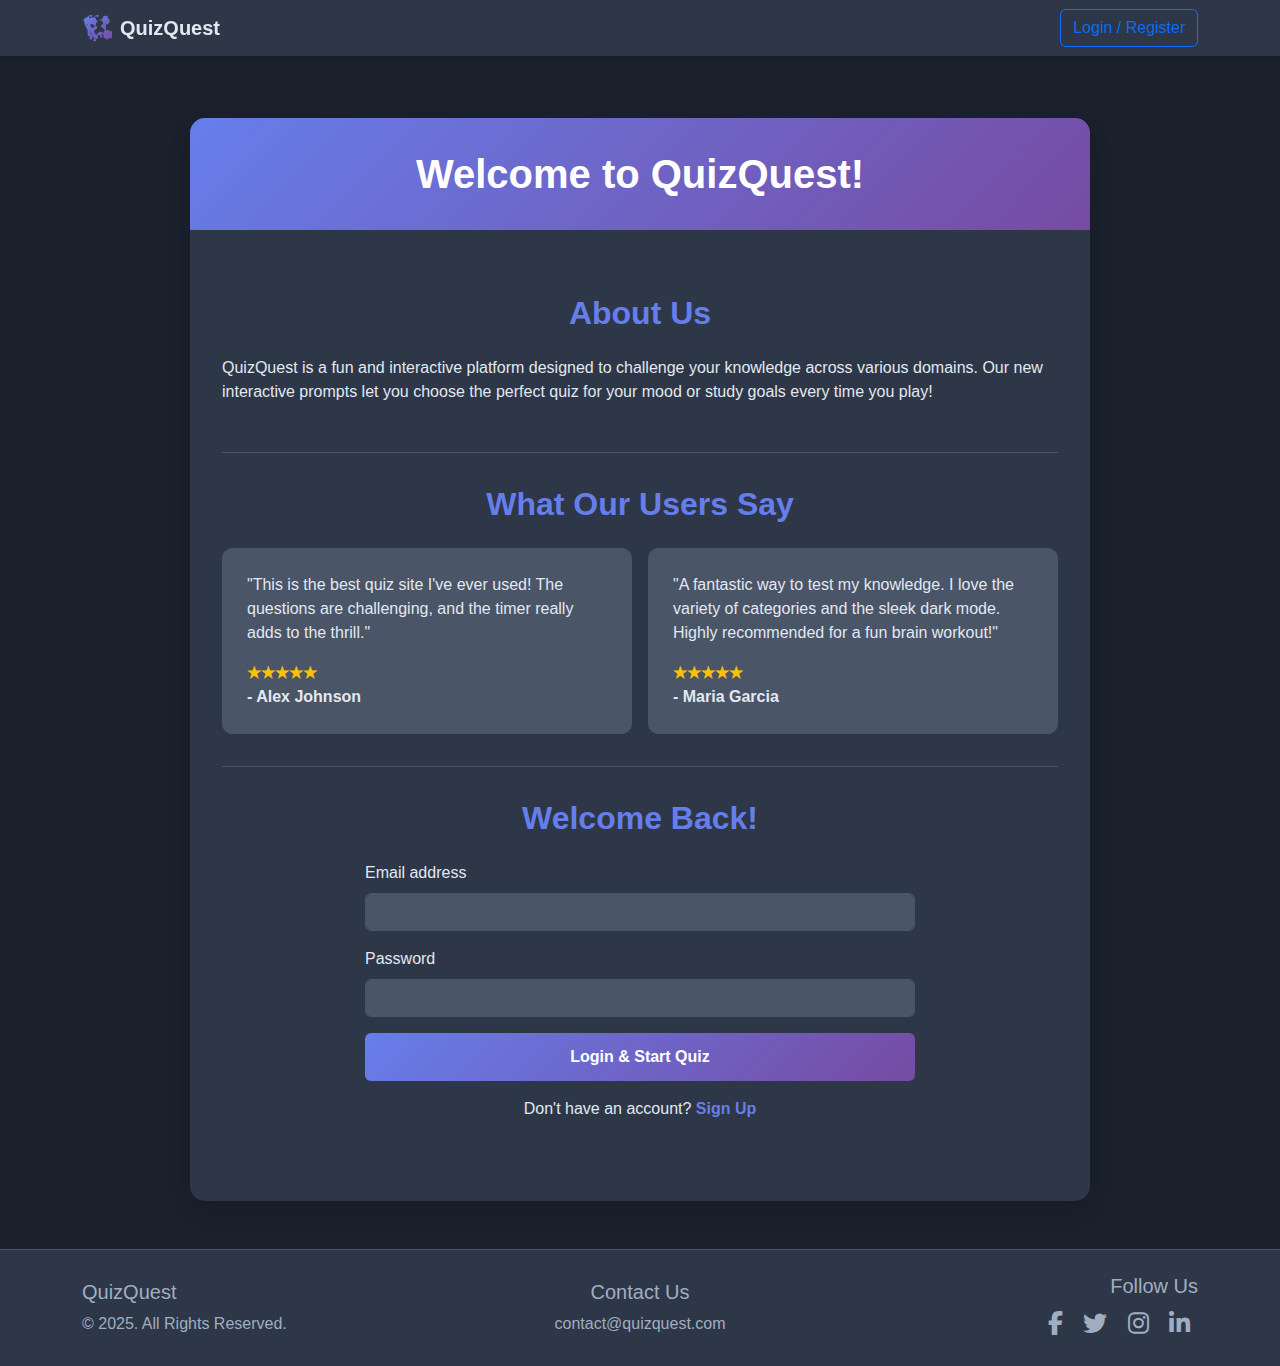
<file: index.html>
<!DOCTYPE html>
<html lang="en">
  <head>
    <meta charset="UTF-8" />
    <meta name="viewport" content="width=device-width, initial-scale=1.0" />
    <title>QuizQuest - A Gamified Quiz Experience</title>
    <link
      href="https://cdn.jsdelivr.net/npm/bootstrap@5.3.3/dist/css/bootstrap.min.css"
      rel="stylesheet"
    />
    <link
      rel="stylesheet"
      href="https://cdnjs.cloudflare.com/ajax/libs/font-awesome/6.4.0/css/all.min.css"
    />
    <link rel="stylesheet" href="css/style.css" />
  </head>
  <body>
    <nav class="navbar navbar-expand-lg fixed-top">
      <div class="container">
        <a class="navbar-brand" href="#" data-page="home">
          <svg
            xmlns="http://www.w3.org/2000/svg"
            width="30"
            height="30"
            fill="url(#logo-gradient)"
            class="bi bi-brain me-2"
            viewBox="0 0 16 16"
          >
            <defs>
              <linearGradient
                id="logo-gradient"
                x1="0%"
                y1="0%"
                x2="100%"
                y2="100%"
              >
                <stop offset="0%" style="stop-color: #667eea"></stop>
                <stop offset="100%" style="stop-color: #764ba2"></stop>
              </linearGradient>
            </defs>
            <path
              d="M9.5 11a.5.5 0 0 1 0-1h.5a.5.5 0 0 1 0 1h-.5Zm.5 2a.5.5 0 0 1 0-1h.5a.5.5 0 0 1 0 1h-.5Zm-1.5-.5a.5.5 0 0 1-.5.5h-.5a.5.5 0 0 1 0-1h.5a.5.5 0 0 1 .5.5Zm-1 2a.5.5 0 0 1-.5.5h-.5a.5.5 0 0 1 0-1h.5a.5.5 0 0 1 .5.5Z"
            ></path>
            <path
              d="M11.75 3.5a.25.25 0 0 0 0 .5h.5a.25.25 0 0 0 0-.5h-.5Zm-1.5.25a.25.25 0 0 1 .25-.25h.5a.25.25 0 0 1 0 .5h-.5a.25.25 0 0 1-.25-.25ZM9.5 3a.5.5 0 0 1 0 1h.5a.5.5 0 0 1 0-1h-.5ZM6 13a.5.5 0 0 1 0-1h.5a.5.5 0 0 1 0 1H6Zm-1-1.5A.5.5 0 0 1 5.5 11h.5a.5.5 0 0 1 0 1h-.5a.5.5 0 0 1-.5-.5ZM4.5 9a.5.5 0 0 1 0-1h.5a.5.5 0 0 1 0 1h-.5Zm-1-1.5A.5.5 0 0 1 4 7h.5a.5.5 0 0 1 0 1H4a.5.5 0 0 1-.5-.5ZM2.5 5a.5.5 0 0 1 0-1h.5a.5.5 0 0 1 0 1h-.5Zm-1-1.5A.5.5 0 0 1 2 3h.5a.5.5 0 0 1 0 1H2a.5.5 0 0 1-.5-.5Zm10.5 3a.5.5 0 0 1 0-1h.5a.5.5 0 0 1 0 1h-.5Zm-1.5.5a.5.5 0 0 1 .5-.5h.5a.5.5 0 0 1 0 1h-.5a.5.5 0 0 1-.5-.5Z"
            ></path>
            <path
              d="M12.5 2.75a.75.75 0 0 0 0 1.5v.754a.75.75 0 0 0 1.5 0V4.5a.75.75 0 0 0 0-1.5v-.25a1.25 1.25 0 0 0-1.25-1.25h-.5A1.25 1.25 0 0 0 11 2.75v.25a.75.75 0 0 0 0 1.5v.25a1.25 1.25 0 0 0 1.25 1.25h.5A1.25 1.25 0 0 0 14 5.75v-.25a.75.75 0 0 0 0-1.5V4a.75.75 0 0 0-1.5 0v.354a1.75 1.75 0 0 1-1.25 1.646c-.244.053-.5.143-.75.29a.75.75 0 0 0 0 1.32c.563.332 1.306.822 1.68 1.445.374.623.52 1.348.52 2.055V13.5a.75.75 0 0 0 1.5 0v-1.646a1.75 1.75 0 0 1-1.07-1.562c-.006-.24-.055-.472-.14-.682a.75.75 0 0 0-1.34.48c.08.188.125.385.13.585.006.26-.145.513-.42.69-1.254.821-3.004.821-4.258 0-.276-.177-.427-.43-.42-.69-.005-.2-.05-.397-.13-.585a.75.75 0 0 0-1.34-.48c-.085.21-.134.442-.14.682a1.75 1.75 0 0 1-1.07 1.562V13.5a.75.75 0 0 0 1.5 0v-1.646c0-.707.146-1.432.52-2.055.374-.623 1.117-1.113 1.68-1.445a.75.75 0 0 0 0-1.32c-.25-.147-.506-.237-.75-.29A1.75 1.75 0 0 1 2.5 4.354V4a.75.75 0 0 0-1.5 0v.25a1.25 1.25 0 0 0 1.25 1.25h.5A1.25 1.25 0 0 0 4 5.25V5a.75.75 0 0 0 0-1.5v-.75a.75.75 0 0 0-1.5 0V3a.75.75 0 0 0 0 1.5v.25A1.25 1.25 0 0 0 1.25 6h.5A1.25 1.25 0 0 0 3 5.75v.25a.75.75 0 0 0 1.5 0v-.75a.75.75 0 0 0 0-1.5v-.25a1.25 1.25 0 0 0-1.25-1.25h-.5A1.25 1.25 0 0 0 1.5 2.75v.25a.75.75 0 0 0 0 1.5v.25A1.25 1.25 0 0 0 2.75 6h.5A1.25 1.25 0 0 0 4.5 5.75v-.25a.75.75 0 0 0 0-1.5v-.75a.75.75 0 0 0-1.5 0V3a.75.75 0 0 0 0 1.5v.25a1.25 1.25 0 0 0 1.25 1.25h.5A1.25 1.25 0 0 0 6 5.75v.25a.75.75 0 0 0 1.5 0v-.75a.75.75 0 0 0 0-1.5v-.25a1.25 1.25 0 0 0-1.25-1.25h-.5A1.25 1.25 0 0 0 4.5 2.75v.25a.75.75 0 0 0 0 1.5V4a1.75 1.75 0 0 1-1.07 1.562A2.25 2.25 0 0 0 4.5 9.75v.25a.75.75 0 0 0 1.5 0v-.25a1.25 1.25 0 0 0-1.25-1.25h-.5A1.25 1.25 0 0 0 3 8.25V8a.75.75 0 0 0 0-1.5v-.75a.75.75 0 0 0-1.5 0V6a2.25 2.25 0 0 0 1.07 1.938 1.75 1.75 0 0 1 .43 1.312V11.5a.75.75 0 0 0 1.5 0v-.75a1.25 1.25 0 0 0-1.25-1.25h-.5A1.25 1.25 0 0 0 4.5 9.25V9a.75.75 0 0 0 0-1.5v-.75a.75.75 0 0 0-1.5 0v.25a2.25 2.25 0 0 0 1.07 1.938A1.75 1.75 0 0 1 5.25 11h.5a1.25 1.25 0 0 0 1.25 1.25v.75a.75.75 0 0 0 1.5 0V12.5a.75.75 0 0 0-.75-.75h-.5a1.25 1.25 0 0 0-1.25-1.25v-.75a.75.75 0 0 0-1.5 0v.25A1.25 1.25 0 0 0 5.25 11h.5a.25.25 0 0 1 .25.25v.5a.25.25 0 0 1-.25.25h-.5a.25.25 0 0 1-.25-.25v-.5a.25.25 0 0 1 .25-.25h.5A1.25 1.25 0 0 0 6.5 10v-.75a.75.75 0 0 0-1.5 0v.25a2.25 2.25 0 0 0 1.07 1.938 1.75 1.75 0 0 1 .43 1.312V13.5a.75.75 0 0 0 1.5 0v-1.25a1.25 1.25 0 0 0-1.25-1.25h-.5a.25.25 0 0 1-.25-.25v-.5a.25.25 0 0 1 .25-.25h.5a.25.25 0 0 1 .25.25v.5a.25.25 0 0 1-.25.25h-.5A1.25 1.25 0 0 0 6.5 12v.75a.75.75 0 0 0 1.5 0V12a1.75 1.75 0 0 1 1.75-1.75h.5a1.75 1.75 0 0 1 1.75 1.75v.75a.75.75 0 0 0 1.5 0V12a1.75 1.75 0 0 1 1.75-1.75h.5A1.75 1.75 0 0 1 15 12v.75a.75.75 0 0 0 1.5 0V12a2.25 2.25 0 0 0-2.25-2.25h-.5A2.25 2.25 0 0 0 11.5 12v.75a.75.75 0 0 0 1.5 0V12a.25.25 0 0 1 .25-.25h.5a.25.25 0 0 1 .25.25v.75a.75.75 0 0 0 1.5 0V12a.25.25 0 0 1 .25-.25h.5a.25.25 0 0 1 .25.25v.75a.75.75 0 0 0 1.5 0V12a2.25 2.25 0 0 0-2.25-2.25h-.5A2.25 2.25 0 0 0 11.5 12v.75a.75.75 0 0 0 1.5 0V12a.25.25 0 0 1 .25-.25h.5a.25.25 0 0 1 .25.25v.75a.75.75 0 0 0 1.5 0V12a2.25 2.25 0 0 0-2.25-2.25h-.5A2.25 2.25 0 0 0 11.5 12v.75a.75.75 0 0 0 1.5 0zM8 1a.5.5 0 0 0 0 1h.5a.5.5 0 0 0 0-1H8Zm-1.5.5a.5.5 0 0 0 1 0h-.5a.5.5 0 0 0-.5 0ZM4.5 1a.5.5 0 0 0 0 1h.5a.5.5 0 0 0 0-1h-.5ZM3 1.5a.5.5 0 0 0 1 0h-.5a.5.5 0 0 0-.5 0Z"
            ></path>
          </svg>
          <span>QuizQuest</span>
        </a>
        <button
          class="navbar-toggler"
          type="button"
          data-bs-toggle="collapse"
          data-bs-target="#navbarNav"
          aria-controls="navbarNav"
          aria-expanded="false"
          aria-label="Toggle navigation"
        >
          <span class="navbar-toggler-icon"></span>
        </button>
        <div class="collapse navbar-collapse" id="navbarNav">
          <ul class="navbar-nav mx-auto mb-2 mb-lg-0" id="main-nav-links">
            <li class="nav-item">
              <a class="nav-link" id="home-link" href="#" data-page="home"
                >Home</a
              >
            </li>
            <li class="nav-item">
              <a class="nav-link" id="quiz-link" href="#" data-page="quiz"
                >Take Quiz</a
              >
            </li>
            <li class="nav-item">
              <a
                class="nav-link"
                id="leaderboard-link"
                href="#"
                data-page="leaderboard"
                >Leaderboard</a
              >
            </li>
          </ul>
          <div class="d-flex align-items-center ms-auto">
            <div class="dropdown" id="profile-dropdown">
              <a
                href="#"
                class="d-block text-decoration-none dropdown-toggle"
                data-bs-toggle="dropdown"
                aria-expanded="false"
              >
                <svg
                  xmlns="http://www.w3.org/2000/svg"
                  width="32"
                  height="32"
                  fill="currentColor"
                  class="bi bi-person-circle"
                  viewBox="0 0 16 16"
                >
                  <path d="M11 6a3 3 0 1 1-6 0 3 3 0 0 1 6 0z" />
                  <path
                    fill-rule="evenodd"
                    d="M0 8a8 8 0 1 1 16 0A8 8 0 0 1 0 8zm8-7a7 7 0 0 0-5.468 11.37C3.242 11.226 4.805 10 8 10s4.757 1.225 5.468 2.37A7 7 0 0 0 8 1z"
                  />
                </svg>
              </a>
              <ul class="dropdown-menu dropdown-menu-end text-small">
                <li>
                  <a class="dropdown-item" href="#" data-page="profile"
                    >View Profile</a
                  >
                </li>
                <li>
                  <a class="dropdown-item" href="#" data-page="change-password"
                    >Change Password</a
                  >
                </li>
                <li><hr class="dropdown-divider" /></li>
                <li>
                  <a class="dropdown-item" href="#" data-page="logout"
                    >Logout</a
                  >
                </li>
              </ul>
            </div>
            <a href="#" id="login-nav-button" class="btn btn-outline-primary"
              >Login / Register</a
            >
          </div>
        </div>
      </div>
    </nav>

    <main id="app-root"></main>

    <footer class="footer">
      <div class="container text-center">
        <div class="row align-items-center">
          <div class="col-md-4 text-md-start">
            <h5>QuizQuest</h5>
            <p class="mb-0">&copy; 2025. All Rights Reserved.</p>
          </div>
          <div class="col-md-4">
            <h5>Contact Us</h5>
            <p class="mb-0">
              <a href="mailto:contact@quizquest.com">contact@quizquest.com</a>
            </p>
          </div>
          <div class="col-md-4 text-md-end">
            <h5>Follow Us</h5>
            <div class="social-icons">
              <a href="#"><i class="fab fa-facebook-f"></i></a>
              <a href="#"><i class="fab fa-twitter"></i></a>
              <a href="#"><i class="fab fa-instagram"></i></a>
              <a href="#"><i class="fab fa-linkedin-in"></i></a>
            </div>
          </div>
        </div>
      </div>
    </footer>

    <script src="https://cdn.jsdelivr.net/npm/bootstrap@5.3.3/dist/js/bootstrap.bundle.min.js"></script>
    <script src="js/script.js"></script>
  </body>
</html>
</file>
<file: css/style.css>
:root {
    --bg-color: #1a202c; 
    --container-bg: #2d3748;
    --text-color: #e2e8f0;
    --secondary-text-color: #a0aec0;
    --border-color: #4a5568;
    --primary-gradient: linear-gradient(135deg, #667eea, #764ba2);
    --input-bg: #4a5568;
    --navbar-bg: #2d3748;
    --footer-bg: #2d3748;
}

body {
    font-family: 'Poppins', sans-serif;
    background-color: var(--bg-color);
    color: var(--text-color);
    min-height: 100vh;
    padding-top: 70px; 
    transition: background-color 0.3s, color 0.3s;
    display: flex;
    flex-direction: column;
}

main {
    flex: 1;
    display: flex;
    justify-content: center;
    align-items: center;
    width: 100%;
    padding: 1rem;
}

.navbar {
    background-color: var(--navbar-bg) !important;
    box-shadow: 0 2px 10px rgba(0,0,0,0.1);
    transition: background-color 0.3s;
}

.navbar .navbar-brand {
    font-weight: 700;
    color: var(--text-color) !important;
    display: flex;
    align-items: center;
}
 .navbar-brand span {
    font-size: 1.25rem;
}

.navbar .nav-link {
    font-weight: 600;
    color: var(--secondary-text-color) !important;
}

.navbar .nav-link.active, .navbar .nav-link:hover {
    color: #667eea !important;
}

.navbar .dropdown-menu {
     background-color: var(--navbar-bg);
     border-color: var(--border-color);
}

.navbar .dropdown-item {
    color: var(--text-color);
}

.navbar .dropdown-item:hover {
    background-color: var(--border-color);
    color: var(--text-color);
}

.navbar-toggler-icon {
    background-image: url("data:image/svg+xml,%3csvg xmlns='http://www.w3.org/2000/svg' viewBox='0 0 30 30'%3e%3cpath stroke='rgba%28255, 255, 255, 0.75%29' stroke-linecap='round' stroke-miterlimit='10' stroke-width='2' d='M4 7h22M4 15h22M4 23h22'/%3e%3c/svg%3e");
}

#profile-dropdown svg {
    color: var(--text-color);
}

#profile-dropdown .dropdown-toggle::after {
    border-top-color: var(--text-color);
}

.main-container {
    width: 100%;
    max-width: 900px;
    background-color: var(--container-bg);
    border-radius: 15px;
    box-shadow: 0 10px 25px rgba(0, 0, 0, 0.1);
    overflow: hidden;
    animation: fadeIn 0.5s ease-in-out;
    transition: background-color 0.3s;
    margin: 2rem 0;
}

@keyframes fadeIn {
    from { opacity: 0; transform: scale(0.95); }
    to { opacity: 1; transform: scale(1); }
}

.page-header {
    background: var(--primary-gradient);
    color: white;
    padding: 2rem;
    text-align: center;
    position: relative;
}

.page-header h1 {
    margin: 0;
    font-weight: 700;
}

.content-body {
    padding: 2rem;
}

.content-body h2 {
    font-weight: 700;
    margin-bottom: 1.5rem;
    text-align: center;
    color: #667eea;
}

.home-section {
    padding: 2rem 0;
    border-bottom: 1px solid var(--border-color);
}
.home-section:last-child {
    border-bottom: none;
}

.testimonial-card {
    background-color: var(--input-bg);
    border: 1px solid var(--border-color);
    padding: 1.5rem;
    border-radius: 10px;
    height: 100%;
}
.testimonial-card footer {
    font-weight: 600;
    margin-top: 1rem;
}
.testimonial-card .stars {
    color: #ffc107;
}

.form-container {
    max-width: 550px; 
    margin: 0 auto;
}
.form-container .form-control, .form-container .form-select {
    background-color: var(--input-bg);
    border: 1px solid var(--border-color);
    color: var(--text-color);
}
.form-container .form-control:focus, .form-container .form-select:focus {
     background-color: var(--input-bg);
     color: var(--text-color);
     border-color: #667eea;
     box-shadow: 0 0 0 0.25rem rgba(102, 126, 234, 0.25);
}
.form-container .form-control::placeholder {
    color: var(--secondary-text-color);
}
.form-container .form-select {
    background-image: url("data:image/svg+xml,%3csvg xmlns='http://www.w3.org/2000/svg' viewBox='0 0 16 16'%3e%3cpath fill='none' stroke='%23e2e8f0' stroke-linecap='round' stroke-linejoin='round' stroke-width='2' d='m2 5 6 6 6-6'/%3e%3c/svg%3e");
}

.form-container .btn-primary {
    background: var(--primary-gradient);
    border: none;
    padding: 0.75rem;
    font-weight: 600;
    transition: transform 0.2s, box-shadow 0.2s;
}
.form-container .btn-primary:hover {
    transform: translateY(-3px);
    box-shadow: 0 4px 15px rgba(118, 75, 162, 0.4);
}
#auth-switch-to-signup, #auth-switch-to-login {
    color: #667eea;
    text-decoration: none;
    font-weight: 600;
    cursor: pointer;
}
#auth-switch-to-signup:hover, #auth-switch-to-login:hover { text-decoration: underline; }

.alert {
    font-size: 0.9rem;
    padding: 0.75rem 1rem;
}

.leaderboard-table {
    border-collapse: separate;
    border-spacing: 0 10px;
    margin-top: -10px; /* Counteract spacing */
}

.leaderboard-table > thead > tr > th {
    background: none !important;
    border: none !important;
    box-shadow: none !important;
    font-weight: 700;
    font-size: 1.1rem;
    color: var(--secondary-text-color);
}

.leaderboard-table td {
     background-color: var(--input-bg);
     padding: 1rem;
     vertical-align: middle;
     font-weight: 600;
}
.leaderboard-table .leaderboard-row:first-child td {
    background: linear-gradient(to right, #ffd700, #ffc107);
    color: #1a202c;
    font-size: 1.2rem;
    box-shadow: 0 5px 15px rgba(255, 193, 7, 0.3);
}
.leaderboard-table .leaderboard-row:first-child td:first-child { border-radius: 10px 0 0 10px; }
.leaderboard-table .leaderboard-row:first-child td:last-child { border-radius: 0 10px 10px 0; }
.leaderboard-table .rank {
    font-size: 1.5rem;
    font-weight: 700;
    width: 50px;
    text-align: center;
}
.leaderboard-table .rank .fas {
    color: #ffd700;
}
.leaderboard-table .points {
    font-weight: 700;
    color: var(--text-color);
    text-align: right;
}

.profile-section-header {
    font-size: 1.2rem;
    font-weight: 600;
    color: var(--secondary-text-color);
    border-bottom: 1px solid var(--border-color);
    padding-bottom: 0.5rem;
    margin-bottom: 1.5rem;
}
.profile-info-text {
    font-size: 1.1rem;
    font-weight: 500;
    background-color: var(--input-bg);
    padding: 0.5rem 1rem;
    border-radius: 5px;
    border: 1px solid var(--border-color);
    min-height: 40px;
}
.form-select:disabled, .form-control:disabled {
    background-color: var(--input-bg);
    opacity: 0.7;
}

.quiz-info {
    display: flex;
    justify-content: space-between;
    align-items: center;
    margin-bottom: 1rem;
    font-weight: 600;
}
#timer {
    background-color: #ffc107;
    color: #333;
    padding: 5px 12px;
    border-radius: 50px;
    transition: background-color 0.3s, transform 0.2s;
}
#timer.timer-warning {
    background-color: #dc3545;
    color: white;
    animation: pop 0.5s infinite ease-in-out;
}
@keyframes pop {
    0%, 100% { transform: scale(1); }
    50% { transform: scale(1.2); }
}
.progress {
    height: 10px;
    margin-bottom: 1.5rem;
    background-color: var(--border-color);
}
#question-text {
    font-size: 1.5rem;
    font-weight: 600;
    margin-bottom: 2rem;
    min-height: 80px;
}
.options-grid {
    display: grid;
    grid-template-columns: 1fr;
    gap: 1rem;
}
@media (min-width: 576px) { .options-grid { grid-template-columns: 1fr 1fr; } }

.option-btn {
    width: 100%;
    text-align: left;
    padding: 1rem;
    font-size: 1rem;
    background-color: var(--input-bg);
    border: 2px solid var(--border-color);
    color: var(--text-color);
    border-radius: 10px;
    transition: all 0.2s;
}
.option-btn:hover:not([disabled]) {
    background-color: var(--border-color);
    border-color: #ced4da;
}
.option-btn:focus { box-shadow: 0 0 0 0.25rem rgba(102, 126, 234, 0.5); }
.option-btn.correct {
    background-color: #28a745 !important;
    color: white !important;
    border-color: #28a745 !important;
}
.option-btn.wrong {
    background-color: #dc3545 !important;
    color: white !important;
    border-color: #dc3545 !important;
}

.result-icon {
    font-size: 4rem;
}
.result-icon.pass {
    color: #28a745;
}
.result-icon.fail {
    color: #dc3545;
}
.final-score-display {
    font-size: 3rem;
    font-weight: 700;
    color: #667eea;
}
.points-display {
    font-size: 1.25rem;
    font-weight: 600;
}
.points-display.points-positive {
    color: #28a745;
}
.points-display.points-negative {
    color: #dc3545;
}

.footer {
    background-color: var(--footer-bg);
    color: var(--secondary-text-color);
    padding: 1.5rem 0;
    margin-top: auto;
    border-top: 1px solid var(--border-color);
    transition: background-color 0.3s, color 0.3s;
}
.footer a {
    color: var(--secondary-text-color);
    text-decoration: none;
    transition: color 0.2s;
}
.footer a:hover {
    color: #667eea;
}
.footer .social-icons a {
    font-size: 1.5rem;
    margin: 0 0.5rem;
}

.hidden { display: none !important; }
</file>
